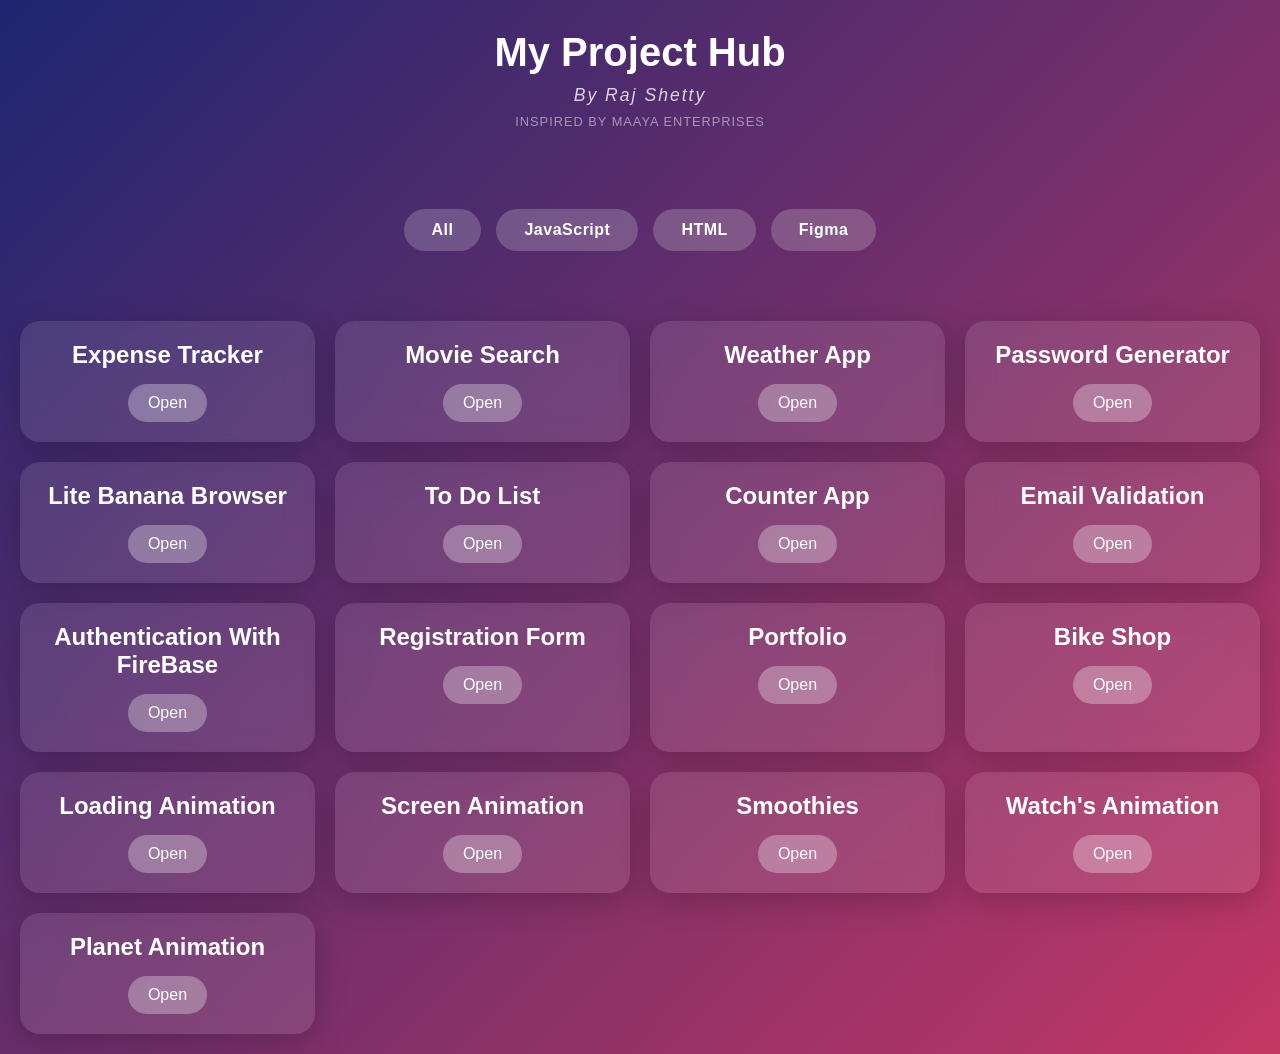
<file: index.html>
<!DOCTYPE html>
<html lang="en">
<head>
    <meta charset="UTF-8">
    <meta name="viewport" content="width=device-width, initial-scale=1.0">
    <title>My project HUB</title>
    <link rel="stylesheet" href="style.css">
</head>
<body>
     <header>
    <h1>My Project Hub</h1>
     <p class="byline">By Raj Shetty</p>
    <p class="inspired-label">INSPIRED BY MAAYA ENTERPRISES</p>
  
  </header>

  <section class="filter">
    <button onclick="filterProjects('all')">All</button>
    <button onclick="filterProjects('js')">JavaScript</button>
    <button onclick="filterProjects('html')">HTML</button>
    <button onclick="filterProjects('figma')">Figma</button>
  </section>

  <section class="projects">

    <!-- JS PROJECTS -->
    <div class="card js">
      <h2>Expense Tracker</h2>
      <a href="./Expense-Tracker/index.html">Open</a>
    </div>

    <div class="card js">
      <h2>Movie Search</h2>
      <a href="./Movie-Search-Project/index.html">Open</a>
    </div>

    <div class="card js">
      <h2>Weather App</h2>
      <a href="./Advance-Weather-App/index.html">Open</a>
    </div>

    <div class="card js">
      <h2>Password Generator</h2>
      <a href="./Password-Generator/index.html">Open</a>
    </div>

    <div class="card js">
      <h2>Lite Banana Browser</h2>
      <a href="./Lite-Banana-Browser/index.html">Open</a>
    </div>

    <div class="card js">
      <h2>To Do List</h2>
      <a href="./To-Do-List/index.html">Open</a>
    </div>  


    <div class="card js">
      <h2>Counter App</h2>
      <a href="./Counter-Website/index.html">Open</a>
    </div>


     <div class="card js">
      <h2>Email Validation</h2>
      <a href="./Form-Validation/index.html">Open</a>
    </div>

    

     <div class="card js">
      <h2>Authentication With FireBase</h2>
      <a href="./Authtecation With Firebase/index.html">Open</a>
    </div>
 
 


    <!-- HTML Projects -->
<div class="card html">
      <h2>Registration Form</h2>
      <a href="Registration-Form/index.html">Open</a>
    </div>

    <div class="card html">
      <h2>Portfolio</h2>
      <a href="My Portfolio/My Second Portfolio.html">Open</a>
    </div>
       <div class="card html">
      <h2>Bike Shop</h2>
      <a href="BikeShop Folder/index.html">Open</a>
    </div>

       <div class="card html">
      <h2>Loading Animation</h2>
      <a href="Loading Animation/index.html">Open</a>
    </div>

    <!-- Figma Projects -->
    <div class="card figma">
      <h2>Screen Animation</h2>
      <a href="https://www.figma.com/proto/41LjVDuyrWGaOHAJb2Z4bF/Screen-Loading?node-id=2-44&p=f&t=N46fpJHaCCt5RRlc-1&scaling=scale-down&content-scaling=fixed&page-id=0%3A1&starting-point-node-id=1%3A2">Open</a>
       </div>



        <div class="card figma">
      <h2>Smoothies</h2>
      <a href="https://www.figma.com/proto/itWwbCErdBI2deCUHLV4Oe/Smoothee-Protype?node-id=36-34&starting-point-node-id=2%3A11&t=sThozLYY4QLDre3n-1">Open</a>
       </div>

       <div class="card figma">
      <h2>Watch's Animation</h2>
      <a href="https://www.figma.com/proto/2EjNzmQiuLw6F7UABzGl5W/Untitled?node-id=9-109&p=f&t=dXPaXt8TT0A6h59X-1&scaling=scale-down&content-scaling=fixed&page-id=0%3A1&starting-point-node-id=1%3A4">Open</a>
       </div>

        <div class="card figma">
      <h2>Planet Animation</h2>
      <a href="https://www.figma.com/proto/CMwjEiv6gtxydUI43itHQ4/Planet-Animation?node-id=34-138&starting-point-node-id=2%3A2&t=vJO1GAW7caIiOoLX-1">Open</a>
       </div>
       

       

       


    </section>

</body>
  <script src="script.js"></script>
</html>
</file>
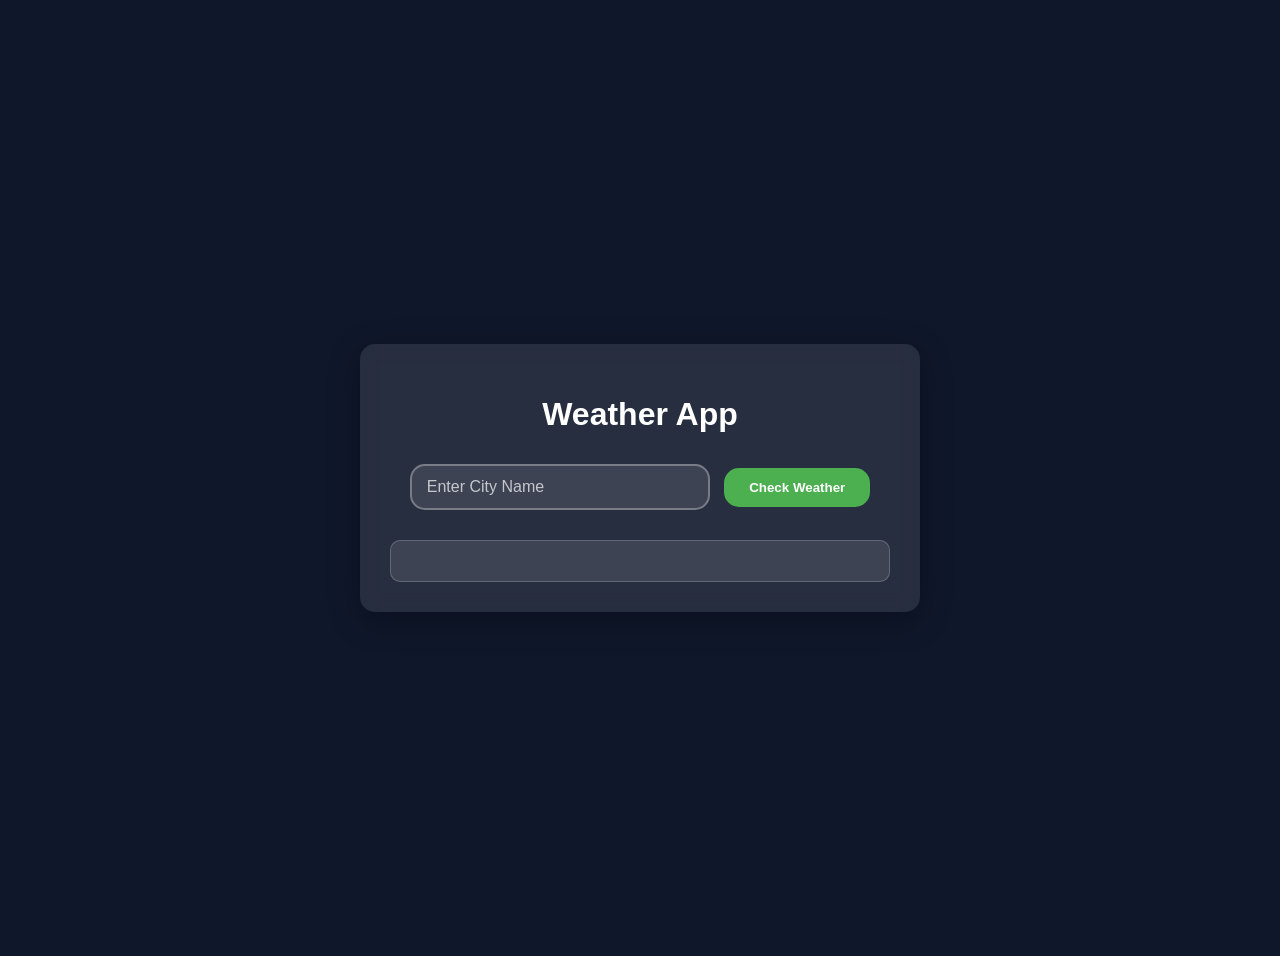
<file: advance-weather-app/index.html>
<!DOCTYPE html>
<html lang="en">
<head>
    <meta charset="UTF-8">
    <meta name="viewport" content="width=device-width, initial-scale=1.0">
    <title>Weather Application</title>
    <link rel="stylesheet" href="style.css">
</head>
<body>
    <div class="container">
        <h1>Weather App </h1> 
    
    <input type="text" id="city" placeholder="Enter City Name">
    <button onclick="weather()">Check Weather</button>

    <div id="result"></div>
    
    </div>

    
</body>
<script src="script.js"></script>
</html>
</file>
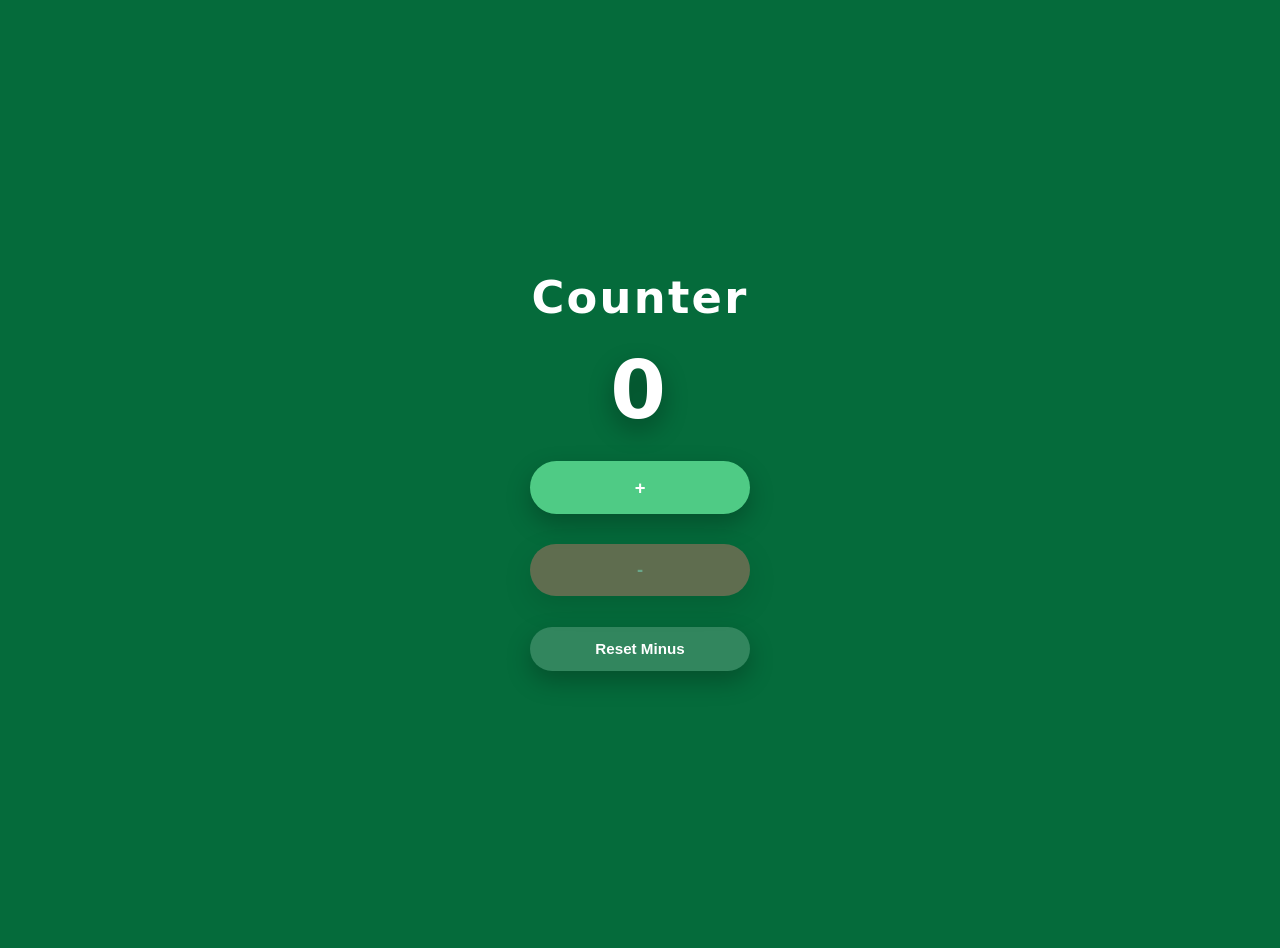
<file: counter-website/index.html>
<!DOCTYPE html>
<html lang="en">
<head>
    <meta charset="UTF-8">
    <meta name="viewport" content="width=device-width, initial-scale=1.0">
    <title>Counter Website</title>
    <link rel="stylesheet" href="style.css">
</head>
<body>
    <h1>Counter</h1>
    <h2 id="count">0</h2>

    <button id="increaseBtn" onclick="increase()">+</button>
    <button id="decrease" onclick="decrease()">-</button>
    
    <button id="resetplusbtn" onclick="resetplus()" style="display: none;" >Reset Plus</button>
    <button id="resetminusbtn" onclick="resetminus()" style="display: none;">Reset Minus</button>
    <button id="resetBothbtn" onclick="resetBoth()" style="display: none;">Reset All</button>

    <script src="script.js"></script>
</body>
</html>
</file>
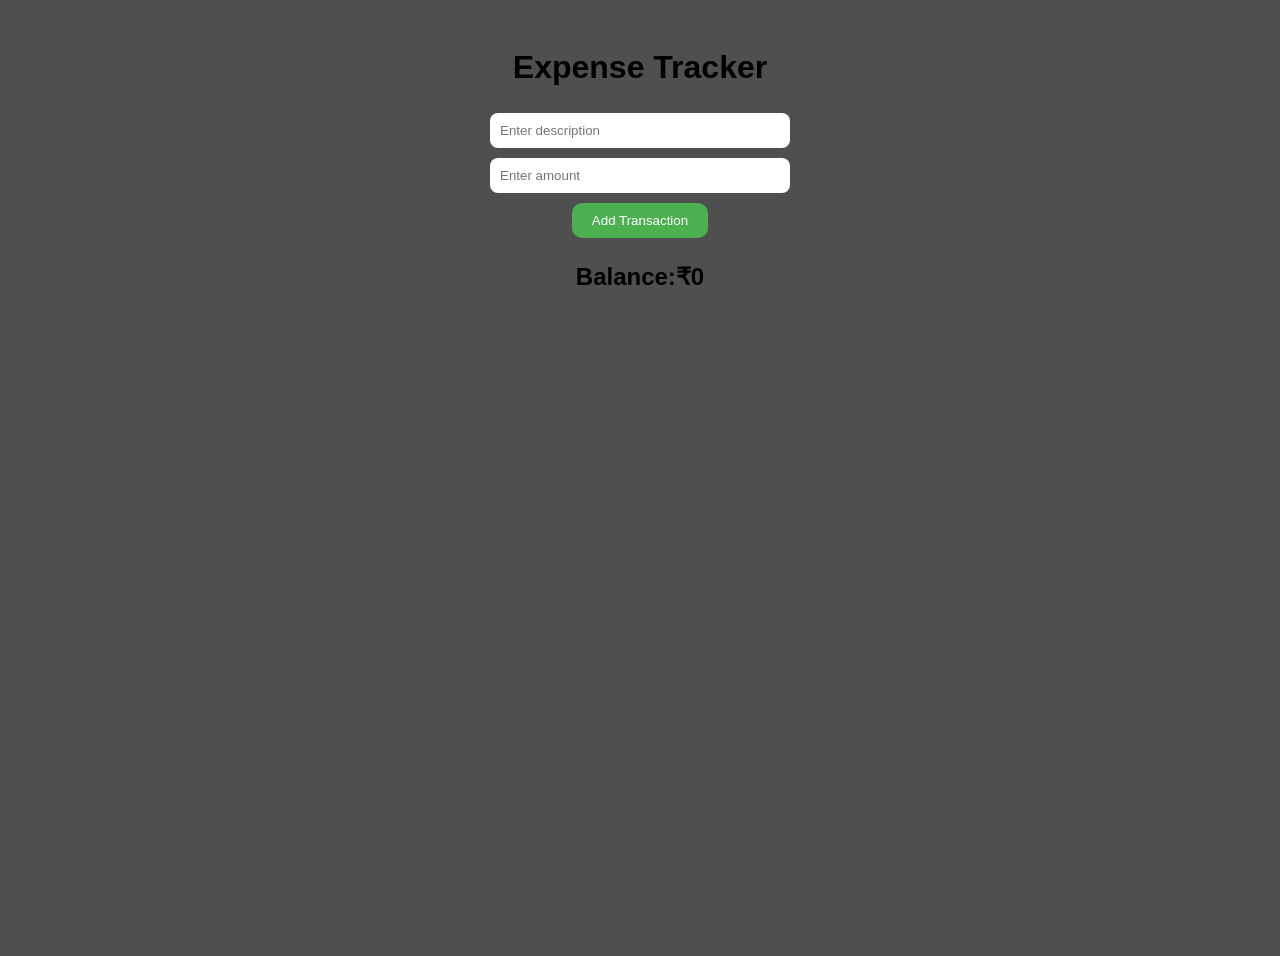
<file: expense-tracker/index.html>
<!DOCTYPE html>
<html lang="en">
<head>
    <meta charset="UTF-8">
    <meta name="viewport" content="width=device-width, initial-scale=1.0">
    <title>Expense Tracker</title>
    <link rel="stylesheet" href="style.css">
</head>
<body>
    <h1>Expense Tracker</h1>
    <input type="text" id="text" placeholder="Enter description">
    <input type="number"  id="amount" placeholder="Enter amount">

    <button id="addBtn">Add Transaction</button>
     
    <h2>Balance:₹<span id="balance">0</span></h2>

    <ul id="list"></ul>
</body>
<script src="script.js"></script>
</html>
</file>
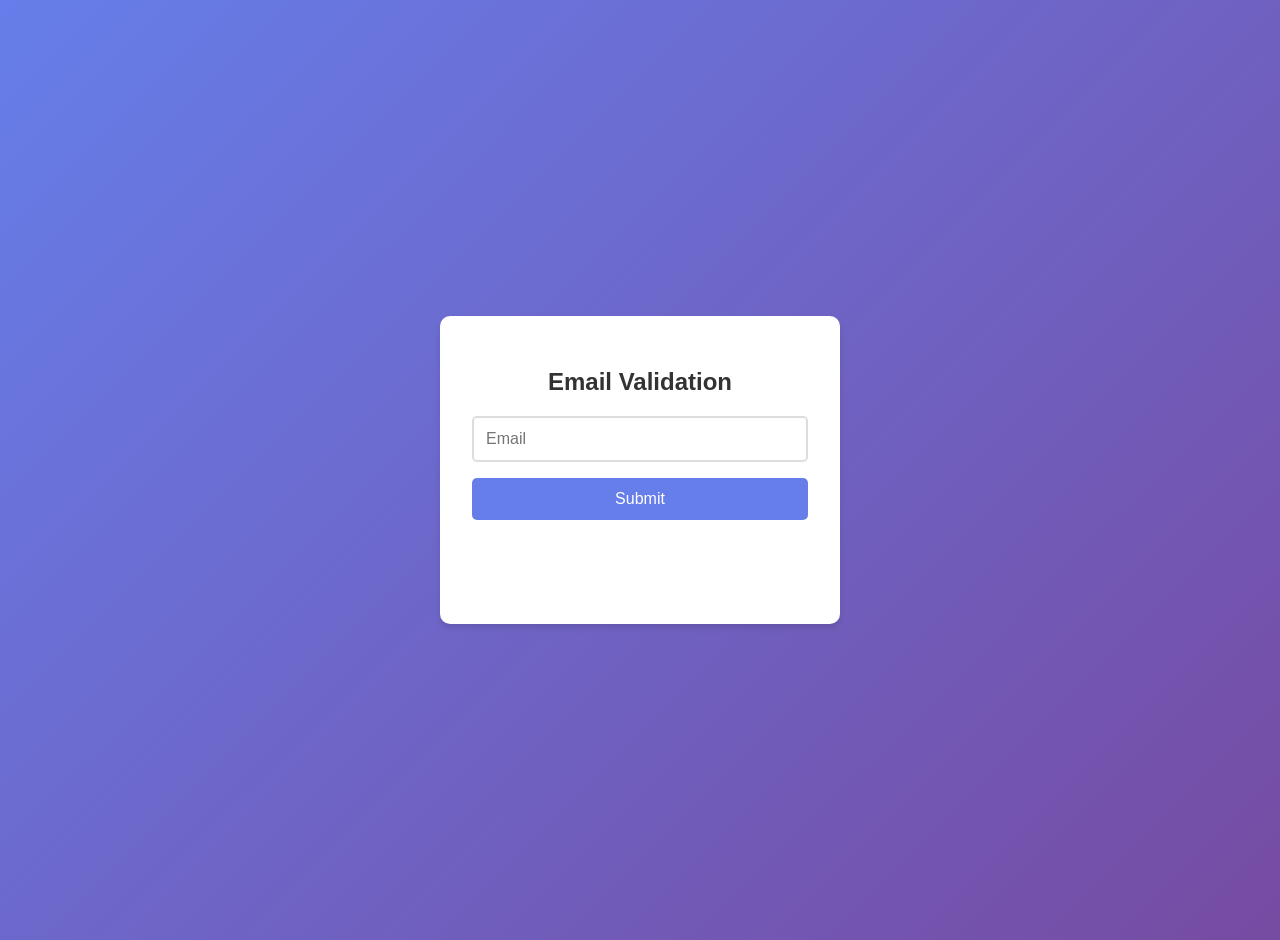
<file: form-validation/index.html>
<!DOCTYPE html>
<html lang="en">
<head>
    <meta charset="UTF-8">
    <meta name="viewport" content="width=device-width, initial-scale=1.0">
    <title>Form Validation</title>
    <link rel="stylesheet" href="style.css">
</head>
<body>
    <div class="container">
        <h2>Email Validation</h2>
        <input id="email" placeholder="Email" type="email">
        <button onclick="check()">Submit</button>
        <p id="msg"></p>
    </div>

</body>
<script src="script.js"></script>
</html>
</file>
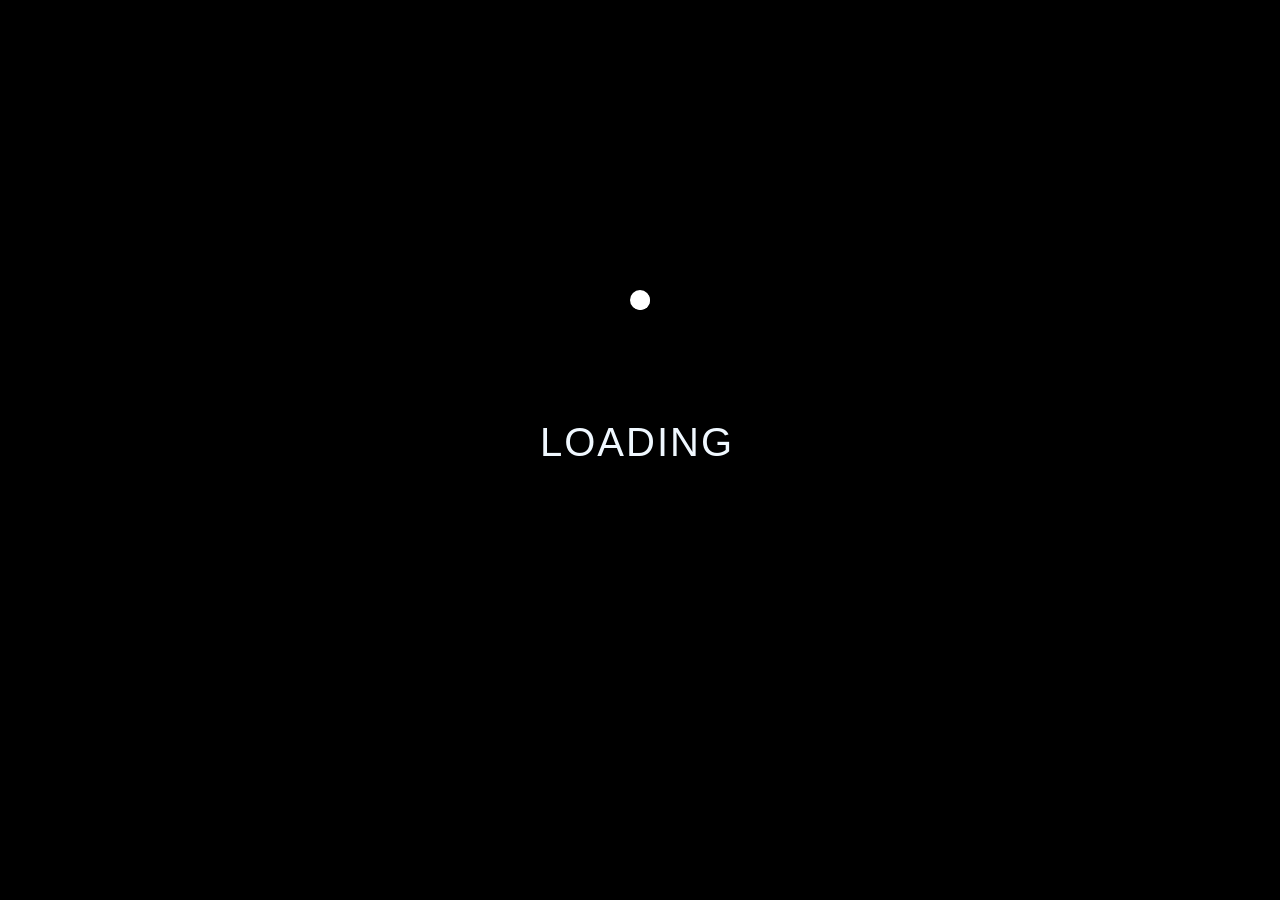
<file: loading animation/index.html>
<!DOCTYPE html>
<html lang="en">
<head>
    <meta charset="UTF-8">
    <meta name="viewport" content="width=device-width, initial-scale=1.0">
    <title>Document</title>
    <link rel="stylesheet" href="style.css">
</head>
<body>
    
   
    <div class="loader">
    <div class="circle">
        <div class="dot" style="--i: 0">
        </div>
    
        <div class="dot" style="--i: 1">
        </div>

        <div class="dot" style="--i: 2">
        </div>

         <div class="loading">Loading</div>
         
        <div class="dot" style="--i: 3"> 
        </div>

        <div class="dot" style="--i: 4"> 
         </div>

        <div class="dot" style="--i: 5"> 
        </div>

        <div class="dot" style="--i: 6"> 
        </div>

        <div class="dot" style="--i: 7"> 
        </div>
    </div>
    </div>


</body>
</html>
</file>
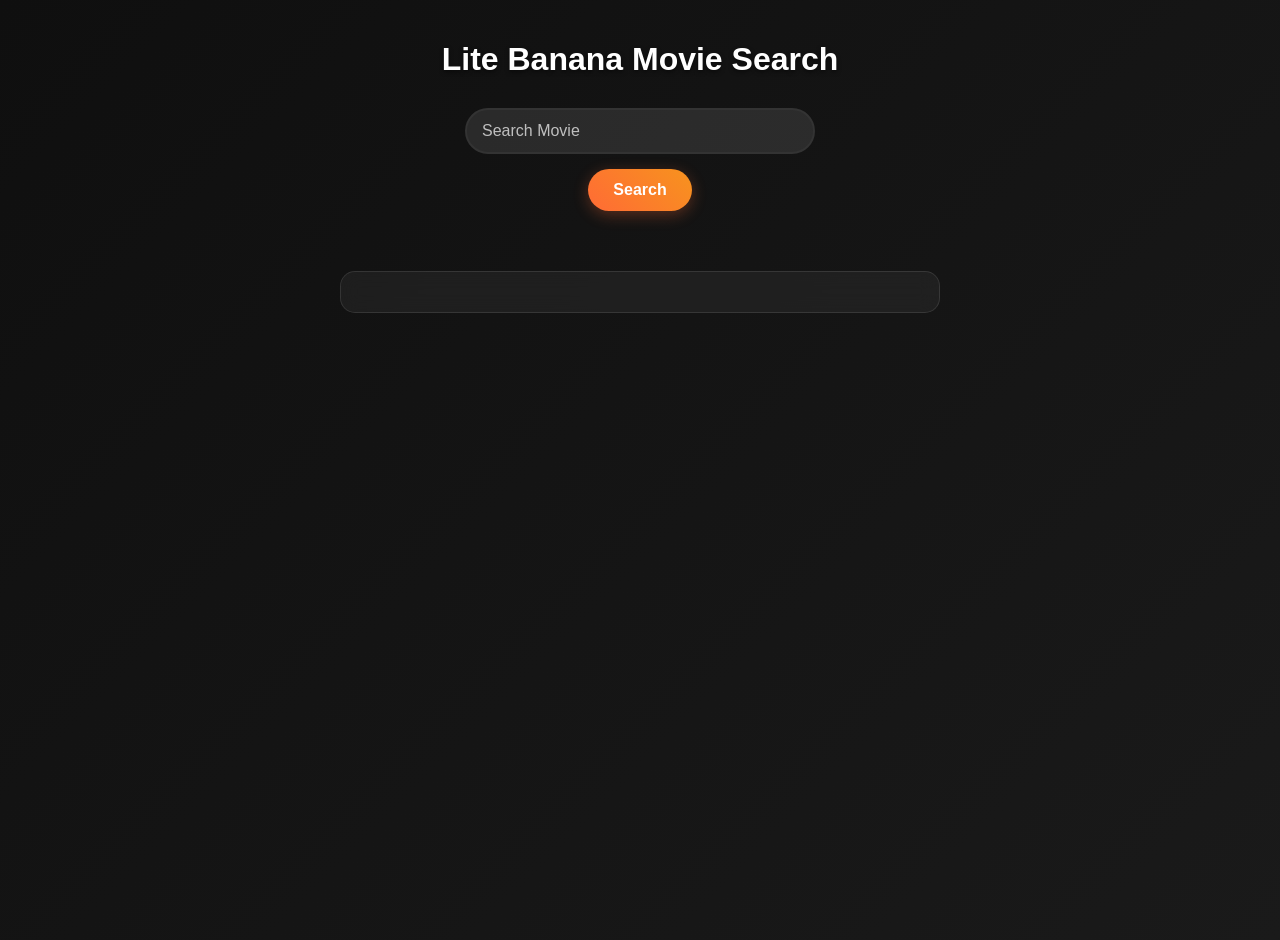
<file: movie-search-project/index.html>
<!DOCTYPE html>
<html lang="en">
<head>
    <meta charset="UTF-8">
    <meta name="viewport" content="width=device-width, initial-scale=1.0">
    <title>Movie Search Project</title>
    <link rel="stylesheet" href="style.css">
</head>
<body>
<h1>Lite Banana Movie Search</h1>

<div class="Search_box">
    <input type="text" id="movieinput"
    placeholder="Search Movie">

    <button onclick="Searchmovie()">Search</button>
</div>
    <div id="movieresult"></div>
</body>
<script src="script.js"></script>
</html>
</file>
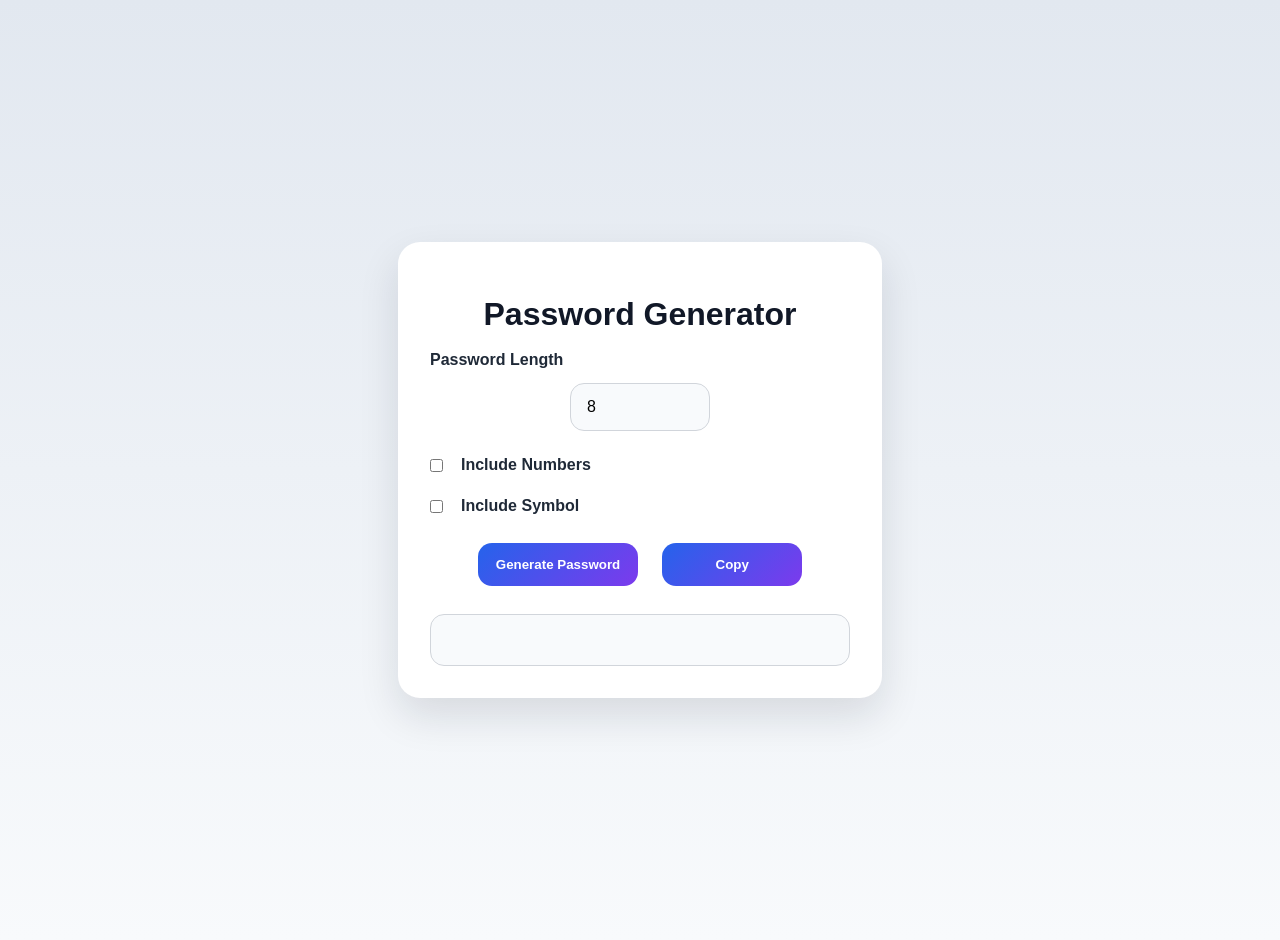
<file: password-generator/index.html>
<!DOCTYPE html>
<html lang="en">
<head>
    <meta charset="UTF-8">
    <meta name="viewport" content="width=device-width, initial-scale=1.0">
    <title>Password Generator</title>
    <link rel="stylesheet" href="style.css">
</head>
<body>
    <div class="container">
      <h1>Password Generator</h1>

      <label>Password Length</label>
      <input type="number" id="length" value="8" min="4" max="20">

      <label class="checkbox-label">
        <input type="checkbox" id="number"> Include Numbers
      </label>

      <label class="checkbox-label">
        <input type="checkbox" id="symbol"> Include Symbol
      </label>

      <div class="button-group">
        <button id="generate">Generate Password</button>
        <button id="copy">Copy</button>
      </div>

      <input type="text" id="result" readonly>
    </div>

</body>
<script src="script.js"></script>
</html>
</file>
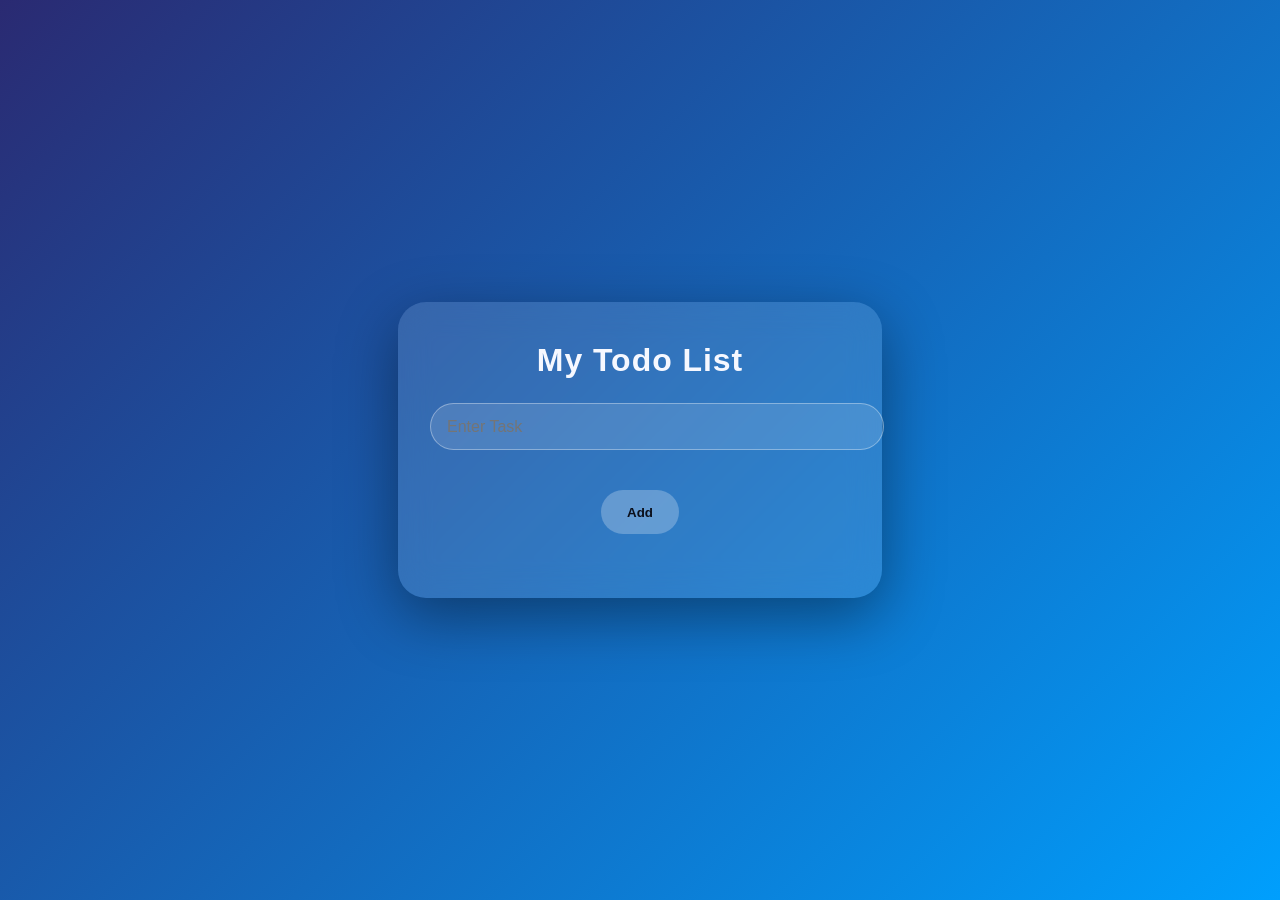
<file: to-do-list/index.html>
<!DOCTYPE html>
<html lang="en">
<head>
    <meta charset="UTF-8">
    <meta name="viewport" content="width=device-width, initial-scale=1.0">
    <title>To Do List</title>
    <link rel="stylesheet" href="style.css">
</head>
<body>
  <div>
    <h2>My Todo List</h2>
    <input type="text" id="todo" placeholder="Enter Task">
    <p id="error-message">Please enter a task!</p>
    <button onclick="Nok()">Add</button>
    <ul id="list"></ul>
  </div>

  <script src="script.js"></script>
</body>
</html>
</file>
<file: style.css>
* {
  margin: 0;
  padding: 0;
  box-sizing: border-box;
  font-family: 'Orbitron', 'Fredoka One', sans-serif;
}

@import url('https://fonts.googleapis.com/css2?family=Orbitron:wght@400;700;900&family=Fredoka+One&display=swap');

body {
  background: linear-gradient(135deg, #1d2671, #c33764);
  min-height: 100vh;
  color: white;
  text-align: center;
}

#neo{
    margin-top:10px;
}

/* HEADER */
header {
  padding: 30px;
  position: relative;
}

.inspired-label {
  position: static;
  margin-top: 8px;
  font-size: 0.8rem;
  letter-spacing: 1px;
  color: rgba(255, 255, 255, 0.5);
  font-weight: 300;
  text-align: center;
}

header h1 {
  font-size: 2.5rem;
  margin-bottom: 10px;
}

.byline {
  font-size: 1.1rem;
  font-weight: 300;
  letter-spacing: 2px;
  color: rgba(255, 255, 255, 0.8);
  margin: 0;
  font-style: italic;
}

/* FILTER BUTTONS */
.filter {
  margin: 30px auto;
  display: flex;
  justify-content: center;
  align-items: center;
  flex-wrap: wrap;
  gap: 15px;
  max-width: 600px;
  padding: 20px;
}

.filter button {
  padding: 12px 28px;
  margin: 0;
  border: none;
  border-radius: 25px;
  cursor: pointer;
  backdrop-filter: blur(10px);
  background: rgba(255,255,255,0.2);
  color: white;
  transition: 0.3s ease;
  font-weight: 700;
  font-size: 16px;
  white-space: nowrap;
  font-family: 'Poppins', 'Segoe UI', sans-serif;
  letter-spacing: 0.5px;
}

.filter button:hover {
  background: white;
  color: #1d2671;
  transform: translateY(-2px);
}

/* PROJECT GRID */
.projects {
  display: grid;
  /* show at most 4 cards per row; extra cards wrap to next row */
  grid-template-columns: repeat(4, minmax(250px, 1fr));
  padding: 20px;
  gap: 20px;
}

/* Responsive adjustments */
@media (max-width: 1100px) {
  .projects {
    grid-template-columns: repeat(3, minmax(250px, 1fr));
  }
}

@media (max-width: 800px) {
  .projects {
    grid-template-columns: repeat(2, minmax(250px, 1fr));
  }

  .filter {
    gap: 10px;
    padding: 15px;
  }

  .filter button {
    padding: 10px 20px;
    font-size: 14px;
  }
}

@media (max-width: 600px) {
  .projects {
    grid-template-columns: 1fr;
  }

  .filter {
    gap: 8px;
    padding: 10px;
  }

  .filter button {
    padding: 10px 18px;
    font-size: 13px;
  }
}

/* CARD */
.card {
  padding: 20px;
  border-radius: 20px;
  backdrop-filter: blur(15px);
  background: rgba(255,255,255,0.1);
  box-shadow: 0 8px 32px rgba(0,0,0,0.2);
  transition: 0.3s;
}

.card:hover {
  transform: scale(1.05);
}

.card a {
  display: inline-block;
  margin-top: 15px;
  padding: 10px 20px;
  border-radius: 20px;
  text-decoration: none;
  background: rgba(255,255,255,0.3);
  color: white;
}

.card a:hover {
  background: white;
  color: black;
}

/* MOBILE */
@media (max-width: 600px) {
  header h1 {
    font-size: 1.8rem;
  }
}

@media (max-width: 600px) {
  .inspired-label {
    position: static;   /* absolute hata diya */
    display: block;
    text-align: center;
    margin-bottom: 5px;
    font-size: 0.7rem;
  }
}
</file>
<file: advance-weather-app/style.css>
body{
    font-family:Arial, Helvetica, sans-serif;
    background: #0f172a;
    color: white;
    text-align: center;
    min-height: 100vh;
    display: flex;
    justify-content: center;
    align-items: center;
    padding: 20px;
}

.container{
    margin: 20px;
    max-width: 500px;
    width: 100%;
    padding: 30px;
    background: rgba(255, 255, 255, 0.1);
    border-radius: 15px;
    backdrop-filter: blur(10px);
    box-shadow: 0 8px 32px rgba(0, 0, 0, 0.3);
}

input{
    padding: 12px 15px;
    font-size: 16px;
    border-radius: 15px;
    outline: none;
    border: 2px solid rgba(255, 255, 255, 0.3);
    background: rgba(255, 255, 255, 0.1);
    color: white;
    width: 100%;
    max-width: 300px;
    margin: 10px 0;
    box-sizing: border-box;
}

input::placeholder {
    color: rgba(255, 255, 255, 0.7);
}

button{
    padding: 12px 25px;
    margin-left: 10px;
    cursor: pointer;
    border-radius: 15px;
    border: none;
    background: #4CAF50;
    color: white;
    font-weight: bold;
    transition: all 0.3s ease;
}

button:hover {
    background: #45a049;
    transform: translateY(-2px);
}

#result{
    margin-top: 20px;
    font-size: 18px;
    line-height: 1.6;
    padding: 20px;
    background: rgba(255, 255, 255, 0.1);
    border-radius: 10px;
    border: 1px solid rgba(255, 255, 255, 0.2);
}

/* Mobile responsiveness */
@media (max-width: 600px) {
    .container {
        margin: 10px;
        padding: 20px;
    }

    input {
        max-width: 100%;
        margin: 10px 0;
    }

    button {
        margin-left: 0;
        margin-top: 10px;
        width: 100%;
        max-width: 200px;
    }

    #result {
        font-size: 16px;
        padding: 15px;
    }
}

@media (max-width: 480px) {
    body {
        padding: 10px;
    }

    .container {
        padding: 15px;
    }

    h1 {
        font-size: 1.5rem;
    }

    #result {
        font-size: 14px;
    }
}
</file>
<file: counter-website/style.css>
/* Layout */
body {
  margin: 0;
  min-height: 100vh;
  display: flex;
  flex-direction: column;
  justify-content: center;
  align-items: center;
  gap: 1.2rem;
  padding: 24px;
  font-family: system-ui, -apple-system, BlinkMacSystemFont, 'Segoe UI', sans-serif;
  background: #056b3b;
  color: #ffffff;
  text-align: center;
}

h1 {
  margin: 0;
  font-size: clamp(2rem, 6vw, 2.8rem);
  letter-spacing: 0.05em;
}

#count {
  margin: 0;
  font-size: clamp(3.5rem, 12vw, 5rem);
  font-weight: 700;
  letter-spacing: 0.05em;
  text-shadow: 0 10px 25px rgba(0, 0, 0, 0.35);
}

button {
  appearance: none;
  border: none;
  border-radius: 999px;
  padding: 0.95rem 1.6rem;
  font-size: clamp(1rem, 3vw, 1.15rem);
  font-weight: 600;
  margin: 0.35rem;
  cursor: pointer;
  background: rgba(255, 255, 255, 0.18);
  color: #fff;
  transition: transform 0.18s ease, background 0.2s ease, box-shadow 0.2s ease;
  box-shadow: 0 10px 25px rgba(0, 0, 0, 0.25);
  min-width: 130px;
  width: min(220px, 40vw);
}

button:hover {
  transform: translateY(-1px);
  background: rgba(255, 255, 255, 0.3);
}

button:active {
  transform: translateY(1px);
}

button:disabled {
  opacity: 0.4;
  cursor: not-allowed;
}

#increaseBtn {
  background: rgba(88, 214, 141, 0.9);
}

#decrease {
  background: rgba(255, 116, 115, 0.9);
}

#resetplusbtn,
#resetminusbtn,
#resetBothbtn {
  background: rgba(255, 255, 255, 0.18);
  font-size: 0.95rem;
  padding: 0.85rem 1.2rem;
}

#resetplusbtn:hover,
#resetminusbtn:hover,
#resetBothbtn:hover {
  background: rgba(255, 255, 255, 0.3);
}

@media (max-width: 520px) {
  body {
    padding: 18px;
  }

  button {
    width: 100%;
    max-width: 320px;
    padding: 0.9rem 1rem;
  }
}

@media (max-width: 420px) {
  button {
    padding: 0.85rem 0.95rem;
    margin: 0.25rem 0;
  }

  #count {
    font-size: 3.2rem;
  }
}
</file>
<file: expense-tracker/style.css>
body{
    font-family: Arial, Helvetica, sans-serif;
    text-align: center;
    background: #4f4f4f;
    padding: 20px;
    min-height: 100vh;
    display: flex;
    flex-direction: column;
    align-items: center;
}

input{
    padding:10px;
    margin: 5px;
    border-radius: 8px;
    border: none;
    outline: none;
    width: 100%;
    max-width: 300px;
    box-sizing: border-box;
}

button{
    padding: 10px 20px;
    background:#4CAF50;
    color: white;
    border: none;
    border-radius: 10px;
    cursor: pointer;
    margin: 5px;
}

li{
    list-style:none;
    background: white;
    margin: 10px auto;
    padding: 10px;
    width: 100%;
    max-width: 300px;
    display: flex;
    justify-content: space-between;
    border-radius: 8px;
    box-sizing: border-box;
}

.delete{
    background: red;
    color: white;
    border: none;
    border-radius: 4px;
    padding: 5px 10px;
    cursor: pointer;
}

#balance{
    font-size: 1.5rem;
    font-weight: bold;
}

/* Mobile responsiveness */
@media (max-width: 480px) {
    body {
        padding: 10px;
    }

    input {
        max-width: 100%;
        font-size: 16px; /* Prevents zoom on iOS */
    }

    li {
        max-width: 100%;
        flex-direction: column;
        align-items: flex-start;
        gap: 10px;
    }

    button {
        width: 100%;
        max-width: 200px;
    }
}
</file>
<file: form-validation/style.css>
/* Basic styling for the form validation page */
body {
  font-family: Arial, sans-serif;
  display: flex;
  justify-content: center;
  align-items: center;
  min-height: 100vh;
  margin: 0;
  background: linear-gradient(135deg, #667eea 0%, #764ba2 100%);
  color: #333;
  padding: 20px;
}

.container {
  background: white;
  padding: 2rem;
  border-radius: 10px;
  box-shadow: 0 4px 6px rgba(0, 0, 0, 0.1);
  text-align: center;
  width: 100%;
  max-width: 400px;
  box-sizing: border-box;
}

input#email {
  width: 100%;
  padding: 0.75rem;
  margin-bottom: 1rem;
  border: 2px solid #ddd;
  border-radius: 5px;
  font-size: 1rem;
  outline: none;
  transition: border-color 0.3s ease;
  box-sizing: border-box;
}

input#email:focus {
  border-color: #667eea;
}

button {
  width: 100%;
  padding: 0.75rem;
  background: #667eea;
  color: white;
  border: none;
  border-radius: 5px;
  font-size: 1rem;
  cursor: pointer;
  transition: background 0.3s ease;
  margin-bottom: 1rem;
}

button:hover {
  background: #5a6fd8;
}

#msg {
  margin-top: 1rem;
  font-weight: bold;
  transition: color 0.3s ease;
  min-height: 1.5rem;
}

/* Validation styles */
.valid {
  color: #28a745;
}

.invalid {
  color: #dc3545;
}

input.valid {
  border-color: #28a745;
}

input.invalid {
  border-color: #dc3545;
}

/* Mobile responsiveness */
@media (max-width: 480px) {
  body {
    padding: 10px;
  }

  .container {
    padding: 1.5rem;
    max-width: 100%;
  }

  input#email {
    font-size: 16px; /* Prevents zoom on iOS */
  }

  button {
    font-size: 16px;
  }
}
</file>
<file: loading animation/style.css>
.loader{
    position: fixed;
    left:0;
    top:0;
    height:100%;
    width:100%;
    background-color:black;
    display:flex;
    align-items: center;
    justify-content: center;
}

.loader .circle{
    --circle-size:300px;
    height:var(--circle-size);
    width:var(--circle-size);
    /*background-color:blue;*/
    border-radius: 50%;
    position: relative;
}

.loader .dot{
    --total-dots: 8;
    --duration:3000ms;
    --dot-decrement:calc(1px * var(--i));
    --dot-size: calc(20px - var(--dot-decrement));
    height: var(--dot-size);
    width: var(--dot-size);
    background-color: white;
    position:absolute;
    left: calc(50% - var(--dot-size)/ 2);
    top: calc(0% - var(--dot-size)/ 2);
    transform-origin: calc(var(--dot-size)/ 2) calc((var(--circle-size)/ 2) + var(--dot-size)/ 2);
    animation: spin var(--duration)ease-out infinite;
    animation-delay: calc(((var(--duration)/ 2)/ var(--total-dots))*var(--i));
    border-radius: 50%;

  
}

@keyframes spin{
    0%{
        transform: rotate(0);
    }
    50%,100%{
        transform: rotate(360deg);
    }
}

.loading{
    color: aliceblue;
    position: absolute;
    margin-left: 50px;
    margin-top: 120px;
    font-size: 40px;
    text-transform: uppercase;
    font-family: sans-serif;
    letter-spacing: 2px;
    animation: pulse 1.5s ease-in-out infinite;
    z-index: 1001;
}

 @keyframes pulse {
            0%, 100% { opacity: 0.3; }
            50% { opacity: 1; }
        }
</file>
<file: movie-search-project/style.css>
body{
    font-family: Arial, Helvetica, sans-serif;
    background: linear-gradient(135deg, #0f0f0f, #1a1a1a);
    color: white;
    text-align: center;
    min-height: 100vh;
    margin: 0;
    padding: 20px;
    display: flex;
    flex-direction: column;
    align-items: center;
}

h1 {
    font-size: 2rem;
    margin-bottom: 30px;
    text-shadow: 0 2px 4px rgba(0,0,0,0.5);
}

.Search_box{
    margin-bottom: 30px;
    display: flex;
    flex-direction: column;
    align-items: center;
    gap: 15px;
    width: 100%;
    max-width: 500px;
}

input{
    padding: 12px 15px;
    width: 100%;
    max-width: 350px;
    font-size: 16px;
    border: 2px solid #333;
    border-radius: 25px;
    background: rgba(255, 255, 255, 0.1);
    color: white;
    outline: none;
    transition: all 0.3s ease;
    box-sizing: border-box;
}

input::placeholder {
    color: rgba(255, 255, 255, 0.7);
}

input:focus {
    border-color: #ff6b35;
    background: rgba(255, 255, 255, 0.2);
    box-shadow: 0 0 10px rgba(255, 107, 53, 0.3);
}

button{
   padding: 12px 25px;
   background: linear-gradient(45deg, #ff6b35, #f7931e);
   border: none;
   border-radius: 25px;
   cursor: pointer;
   font-size: 16px;
   font-weight: bold;
   color: white;
   transition: all 0.3s ease;
   box-shadow: 0 4px 15px rgba(255, 107, 53, 0.3);
}

button:hover {
    transform: translateY(-2px);
    box-shadow: 0 6px 20px rgba(255, 107, 53, 0.4);
}

button:active {
    transform: translateY(0);
}

#movieresult{
    margin-top: 30px;
    padding: 20px;
    background: rgba(255, 255, 255, 0.05);
    border-radius: 15px;
    backdrop-filter: blur(10px);
    border: 1px solid rgba(255, 255, 255, 0.1);
    max-width: 600px;
    width: 100%;
    box-sizing: border-box;
}

#movieresult h2 {
    margin-bottom: 15px;
    font-size: 1.5rem;
    color: #ff6b35;
}

#movieresult p {
    margin: 8px 0;
    line-height: 1.6;
}

#movieresult img{
    width: 100%;
    max-width: 300px;
    height: auto;
    border-radius: 10px;
    margin: 15px 0;
    box-shadow: 0 4px 15px rgba(0,0,0,0.3);
}

/* Mobile responsiveness */
@media (max-width: 768px) {
    body {
        padding: 15px;
    }

    h1 {
        font-size: 1.5rem;
        margin-bottom: 20px;
    }

    .Search_box {
        margin-bottom: 20px;
        gap: 12px;
    }

    input {
        max-width: 100%;
        padding: 10px 12px;
    }

    button {
        width: 100%;
        max-width: 200px;
        padding: 10px 20px;
    }

    #movieresult {
        padding: 15px;
        margin-top: 20px;
    }

    #movieresult h2 {
        font-size: 1.3rem;
    }

    #movieresult img {
        max-width: 250px;
    }
}

@media (max-width: 480px) {
    h1 {
        font-size: 1.3rem;
    }

    .Search_box {
        gap: 10px;
    }

    input {
        font-size: 16px; /* Prevents zoom on iOS */
    }

    button {
        font-size: 16px;
        max-width: 180px;
    }

    #movieresult {
        padding: 12px;
    }

    #movieresult h2 {
        font-size: 1.2rem;
    }

    #movieresult p {
        font-size: 14px;
    }

    #movieresult img {
        max-width: 200px;
    }
}
</file>
<file: password-generator/style.css>
body {
    font-family: Arial, sans-serif;
    background: linear-gradient(180deg, #e2e8f0 0%, #f8fafc 100%);
    min-height: 100vh;
    display: flex;
    justify-content: center;
    align-items: center;
    padding: 20px;
    margin: 0;
}

.container {
    background: white;
    padding: 32px;
    width: 100%;
    max-width: 420px;
    margin: auto;
    border-radius: 22px;
    box-shadow: 0 18px 40px rgba(15, 23, 42, 0.12);
    text-align: center;
}

.container h1,
.container h2 {
    margin-bottom: 18px;
    color: #111827;
}

input {
    padding: 14px 16px;
    margin: 10px 0;
    border-radius: 14px;
    border: 1px solid #d1d5db;
    outline: none;
    width: 100%;
    box-sizing: border-box;
    font-size: 16px;
    background: #f8fafc;
    transition: border-color 0.25s ease, box-shadow 0.25s ease;
}

input:focus {
    border-color: #3b82f6;
    box-shadow: 0 0 0 4px rgba(59, 130, 246, 0.12);
}

input[type="number"] {
    max-width: 140px;
}

input[type="checkbox"] {
    width: auto;
    margin-right: 10px;
    vertical-align: middle;
}

label {
    display: flex;
    align-items: center;
    gap: 8px;
    margin: 8px 0 4px;
    text-align: left;
    font-weight: 600;
    color: #1f2937;
}

.checkbox-label {
    justify-content: flex-start;
}
button {
    padding: 14px 18px;
    background: linear-gradient(135deg, #2563eb 0%, #7c3aed 100%);
    color: white;
    border: none;
    cursor: pointer;
    border-radius: 14px;
    margin: 10px 6px;
    transition: transform 0.2s ease, box-shadow 0.2s ease, background 0.3s ease;
    font-weight: 700;
    min-width: 140px;
}

button:hover {
    background: linear-gradient(135deg, #1d4ed8 0%, #6d28d9 100%);
    transform: translateY(-1px);
    box-shadow: 0 10px 20px rgba(37, 99, 235, 0.18);
}

button:active {
    transform: translateY(0);
}

#result {
    width: 100%;
    padding: 14px;
    margin: 18px 0 0;
    border-radius: 14px;
    border: 1px solid #d1d5db;
    background: #f8fafc;
    font-family: monospace;
    font-size: 16px;
    box-sizing: border-box;
    min-height: 52px;
    color: #111827;
    word-break: break-word;
}

.button-group {
    display: flex;
    justify-content: center;
    flex-wrap: wrap;
    gap: 12px;
    margin-top: 10px;
}

/* Mobile responsiveness */
@media (max-width: 560px) {
    .container {
        padding: 24px;
        max-width: 100%;
    }

    input {
        font-size: 15px;
        padding: 12px 14px;
    }

    button {
        width: 100%;
        min-width: auto;
        margin: 8px 0;
    }

    .button-group {
        flex-direction: column;
        gap: 10px;
    }
}

@media (max-width: 420px) {
    body {
        padding: 14px;
    }

    .container {
        border-radius: 18px;
        padding: 20px;
    }

    label {
        font-size: 14px;
    }

    input,
    button {
        font-size: 15px;
    }

    #result {
        font-size: 15px;
        padding: 12px;
    }
}
</file>
<file: to-do-list/style.css>
/* Page layout */
body {
  margin: 0;
  min-height: 100vh;
  display: flex;
  justify-content: center;
  align-items: center;
  font-family: Arial, Helvetica, sans-serif;
  background: linear-gradient(135deg, #2a2a72, #009ffd);
  color: #f6f8ff;
}

/* Card container */
body > div {
  width: min(420px, 90vw);
  padding: 2.5rem 2rem;
  border-radius: 28px;
  background: rgba(255, 255, 255, 0.12);
  box-shadow: 0 18px 60px rgba(0, 0, 0, 0.4);
  backdrop-filter: blur(16px);
  text-align: center;
}

h2 {
  margin: 0 0 1.5rem;
  font-size: 2rem;
  letter-spacing: 0.03em;
}

/* Input + button row */
input#todo {
  width: 100%;
  padding: 0.85rem 1rem;
  border-radius: 999px;
  border: 1px solid rgba(255, 255, 255, 0.35);
  background: rgba(255, 255, 255, 0.12);
  color: white;
  font-size: 1rem;
  outline: none;
  transition: border 0.2s ease, box-shadow 0.2s ease;
}

input#todo:focus {
  border-color: rgba(255, 255, 255, 0.75);
  box-shadow: 0 0 0 4px rgba(255, 255, 255, 0.15);
}

/* Form validation styles */
input#todo.error {
  border-color: #ff6b6b;
  box-shadow: 0 0 0 4px rgba(255, 107, 107, 0.2);
}

#error-message {
  margin: 0.5rem 0 0;
  color: #ff6b6b;
  font-size: 0.9rem;
  opacity: 0;
  transition: opacity 0.2s ease;
}

#error-message.show {
  opacity: 1;
}

button {
  margin-top: 1rem;
  padding: 0.9rem 1.6rem;
  border: none;
  border-radius: 999px;
  font-weight: 600;
  background: rgba(255, 255, 255, 0.25);
  color: #0b0f1b;
  cursor: pointer;
  transition: transform 0.2s ease, background 0.2s ease;
}

button:hover {
  transform: translateY(-1px);
  background: rgba(255, 255, 255, 0.5);
}

button:active {
  transform: translateY(1px);
}

/* List styles */
#list {
  margin: 1.5rem 0 0;
  padding: 0;
  list-style: none;
  display: grid;
  gap: 0.75rem;
}

#list li {
  padding: 0.8rem 1rem;
  border-radius: 18px;
  background: rgba(255, 255, 255, 0.18);
  box-shadow: 0 10px 28px rgba(0, 0, 0, 0.25);
  text-align: left;
  position: relative;
  transition: transform 0.2s ease, background 0.2s ease;
}

#list li:hover {
  transform: translateY(-2px);
  background: rgba(255, 255, 255, 0.25);
}

/* Optional: make tasks look 'done' when clicked */
#list li.done {
  opacity: 0.65;
  text-decoration: line-through;
}

@media (max-width: 480px) {
  body > div {
    padding: 2rem 1.5rem;
  }

  h2 {
    font-size: 1.6rem;
  }

  button {
    width: 100%;
  }
}
</file>
